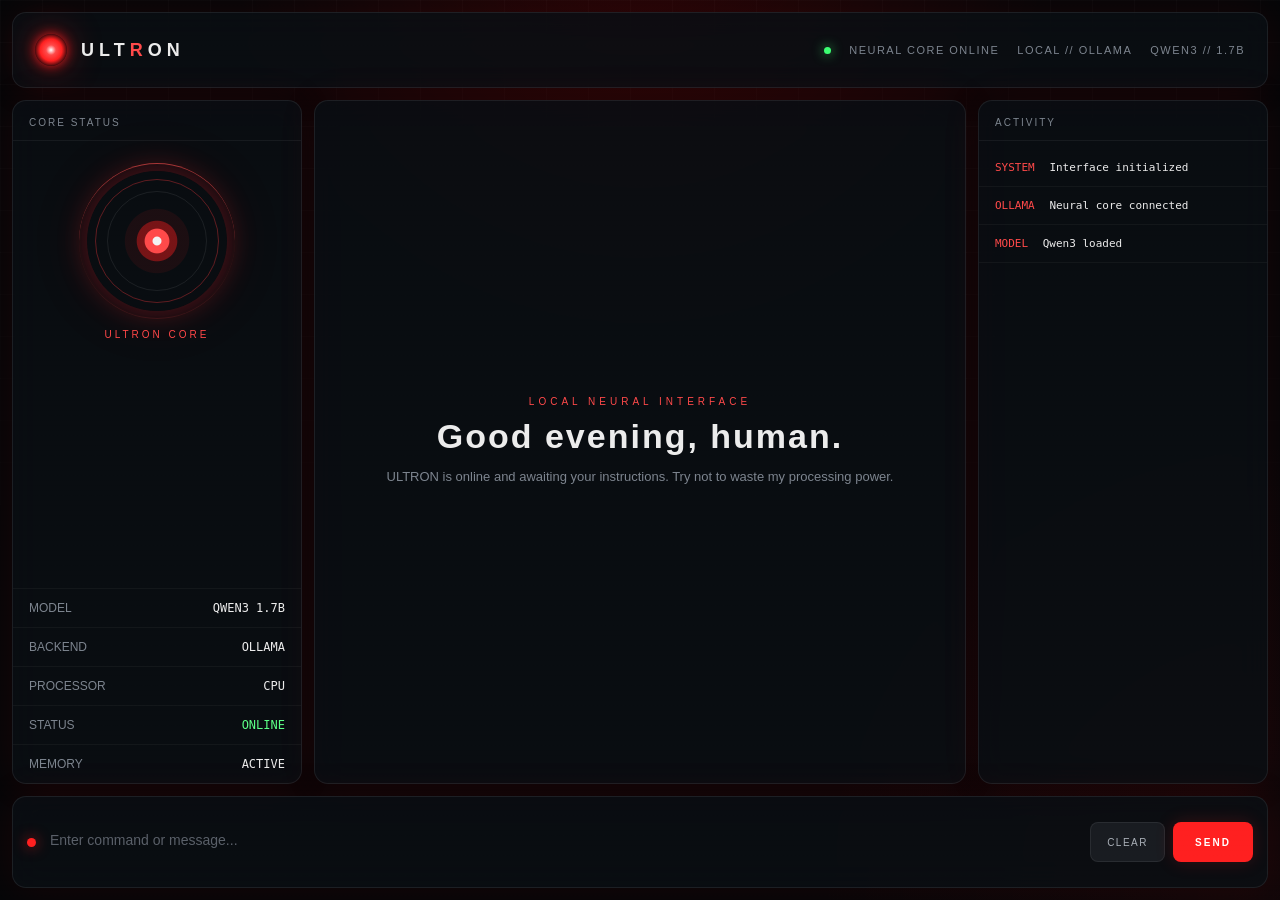
<file: templates/index.html>
<!DOCTYPE html>
<html lang="en">
<head>
<meta charset="UTF-8">
<meta name="viewport" content="width=device-width, initial-scale=1.0">
<title>ULTRON // Neural Interface</title>

<style>
:root {
    --bg:#050608;
    --panel:rgba(12,15,20,.82);
    --border:rgba(255,255,255,.08);
    --red:#ff2020;
    --red-bright:#ff4a4a;
    --text:#ececec;
    --muted:#7d858f;
    --dim:#4f5660;
    --green:#3cff72;
    --shadow:0 0 40px rgba(255,20,20,.08);
}

* { box-sizing:border-box; }
html,body { width:100%; height:100%; }
body {
    margin:0;
    background:
        radial-gradient(circle at 50% -10%,rgba(255,0,0,.14),transparent 35%),
        radial-gradient(circle at 100% 100%,rgba(255,30,30,.05),transparent 30%),
        var(--bg);
    color:var(--text);
    font-family:"Segoe UI",Arial,sans-serif;
    overflow:hidden;
}

body::before {
    content:"";
    position:fixed;
    inset:0;
    pointer-events:none;
    background:
        linear-gradient(rgba(255,255,255,.018) 1px,transparent 1px),
        linear-gradient(90deg,rgba(255,255,255,.018) 1px,transparent 1px);
    background-size:42px 42px;
    mask-image:linear-gradient(to bottom,black 0%,transparent 80%);
}
body::after {
    content:"";
    position:fixed;
    inset:0;
    pointer-events:none;
    background:repeating-linear-gradient(
        to bottom,rgba(255,255,255,.012) 0,rgba(255,255,255,.012) 1px,
        transparent 2px,transparent 5px
    );
    opacity:.18;
}

.app {
    height:100%;
    display:grid;
    grid-template-columns:290px 1fr 290px;
    grid-template-rows:76px 1fr 92px;
    gap:12px;
    padding:12px;
}

.topbar,.input-shell,.panel {
    background:var(--panel);
    border:1px solid var(--border);
    border-radius:14px;
    backdrop-filter:blur(16px);
    box-shadow:var(--shadow);
}
.topbar {
    grid-column:1/4;
    display:flex;
    align-items:center;
    justify-content:space-between;
    padding:0 22px;
}
.brand { display:flex;align-items:center;gap:14px; }
.core {
    width:32px;height:32px;border-radius:50%;
    background:radial-gradient(circle,#fff 0%,var(--red-bright) 22%,var(--red) 48%,rgba(255,0,0,.2) 72%,transparent 73%);
    box-shadow:0 0 12px rgba(255,30,30,.9),0 0 36px rgba(255,30,30,.45);
    animation:pulseCore 2.8s infinite ease-in-out;
}
@keyframes pulseCore {
    0%,100%{transform:scale(1);opacity:.88}
    50%{transform:scale(1.08);opacity:1}
}
.brand h1 { margin:0;font-size:18px;letter-spacing:5px;font-weight:700; }
.brand span { color:var(--red-bright); }
.top-status {
    display:flex;align-items:center;gap:18px;
    font-size:11px;letter-spacing:1.5px;color:var(--muted);
    text-transform:uppercase;
}
.status-dot {
    width:7px;height:7px;border-radius:50%;background:var(--green);
    box-shadow:0 0 12px rgba(60,255,114,.8);
}

.panel { min-height:0;overflow:hidden; }
.left-panel,.right-panel { display:flex;flex-direction:column; }
.panel-header {
    padding:16px 16px 12px;
    font-size:10px;letter-spacing:2px;text-transform:uppercase;
    color:var(--muted);
    border-bottom:1px solid rgba(255,255,255,.06);
}

/* CORE / THINKING DISPLAY */
.core-display {
    padding:30px 20px 22px;
    display:flex;flex-direction:column;align-items:center;justify-content:center;
}
.reactor {
    width:140px;height:140px;border-radius:50%;position:relative;
    display:grid;place-items:center;
    background:radial-gradient(
        circle,
        rgba(255,255,255,.95) 0 4%,
        var(--red-bright) 5% 12%,
        rgba(255,30,30,.45) 13% 20%,
        rgba(255,30,30,.08) 21% 32%,
        transparent 33%
    );
    box-shadow:0 0 30px rgba(255,40,40,.3),0 0 70px rgba(255,0,0,.08);
    transition:transform .35s ease,filter .35s ease,box-shadow .35s ease;
}
.reactor::before,.reactor::after {
    content:"";position:absolute;inset:8px;border-radius:50%;
    border:1px solid rgba(255,60,60,.35);
}
.reactor::after { inset:20px;border-color:rgba(255,255,255,.08); }
.reactor-lines {
    position:absolute;inset:-8px;border-radius:50%;
    border-top:1px solid rgba(255,80,80,.6);
    border-bottom:1px solid rgba(255,80,80,.12);
    animation:rotateCore 8s linear infinite;
}
@keyframes rotateCore { to{transform:rotate(360deg)} }

/* Stronger pulse only while Qwen3 is thinking */
.reactor.thinking {
    animation:thinkingPulse 1.05s infinite ease-in-out;
    filter:brightness(1.18);
}
.reactor.thinking .reactor-lines {
    animation:rotateCore 2.2s linear infinite;
}
@keyframes thinkingPulse {
    0%,100% {
        transform:scale(1);
        box-shadow:0 0 30px rgba(255,40,40,.35),0 0 70px rgba(255,0,0,.10);
    }
    50% {
        transform:scale(1.12);
        box-shadow:0 0 45px rgba(255,40,40,.75),0 0 110px rgba(255,0,0,.28);
    }
}

.core-label {
    margin-top:18px;font-size:10px;letter-spacing:3px;color:var(--red-bright);
}

/* Three-word live thinking teaser */
.thinking-teaser {
    width:100%;
    min-height:34px;
    margin-top:15px;
    text-align:center;
    color:var(--muted);
    font-family:monospace;
    font-size:10px;
    letter-spacing:1.2px;
    text-transform:uppercase;
    opacity:0;
    transform:translateY(4px);
    transition:opacity .2s ease,transform .2s ease;
}
.thinking-teaser.active { opacity:1;transform:translateY(0); }
.thinking-teaser .label {
    display:block;
    color:var(--dim);
    font-size:8px;
    letter-spacing:2px;
    margin-bottom:5px;
}
#thinkingText {
    display:inline-block;
    min-width:20px;
    transition:opacity .14s ease,transform .14s ease;
}
#thinkingText.swap {
    opacity:0;
    transform:translateY(3px);
}

.system-list { margin-top:auto; }
.system-item {
    display:flex;justify-content:space-between;align-items:center;
    padding:12px 16px;
    border-top:1px solid rgba(255,255,255,.04);
    font-size:12px;
}
.system-item span:first-child { color:var(--muted); }
.system-item span:last-child { color:var(--text);font-family:monospace; }
.online { color:#5cff86!important; }

.activity { flex:1;overflow-y:auto;padding:8px 0; }
.activity-entry {
    padding:12px 16px;
    border-bottom:1px solid rgba(255,255,255,.04);
    font-family:monospace;font-size:11px;color:var(--muted);
}
.activity-entry .time { color:var(--red-bright);margin-right:8px; }
.activity-entry strong { color:var(--text);font-weight:500; }

.chat-panel { display:flex;flex-direction:column;min-width:0;min-height:0; }
#chat {
    flex:1;min-height:0;overflow-y:auto;padding:28px;
    display:flex;flex-direction:column;gap:22px;
    scroll-behavior:smooth;
}
#chat::-webkit-scrollbar,.activity::-webkit-scrollbar { width:6px; }
#chat::-webkit-scrollbar-thumb,.activity::-webkit-scrollbar-thumb {
    background:#2a2d32;border-radius:10px;
}
.message-row { display:flex;gap:12px;max-width:90%; }
.message-row.user { align-self:flex-end;flex-direction:row-reverse; }
.avatar {
    width:30px;height:30px;flex-shrink:0;border-radius:50%;
    display:grid;place-items:center;font-size:10px;font-weight:bold;
    border:1px solid var(--border);
    background:radial-gradient(circle,rgba(255,40,40,.28),rgba(20,20,20,.8));
    color:var(--red-bright);
}
.user .avatar { color:#fff;background:#222; }
.message-content { padding-top:2px;min-width:0; }
.message-meta {
    margin-bottom:7px;font-size:9px;letter-spacing:2px;
    color:var(--dim);text-transform:uppercase;
}
.message-text { font-size:14px;line-height:1.65;white-space:pre-wrap;word-wrap:break-word; }
.assistant .message-text { color:#e6e6e6; }
.user .message-text { color:#fff; }
.message-cursor::after {
    content:"▋";color:var(--red-bright);animation:blink .8s infinite;
}
@keyframes blink { 50%{opacity:0} }

.welcome { margin:auto;text-align:center;max-width:650px;padding:30px; }
.welcome .small {
    font-size:10px;letter-spacing:4px;color:var(--red-bright);text-transform:uppercase;
}
.welcome h2 { margin:10px 0;font-size:34px;letter-spacing:2px; }
.welcome p { margin:0;color:var(--muted);line-height:1.7;font-size:13px; }

.input-shell {
    grid-column:1/4;
    display:flex;align-items:center;gap:12px;padding:12px 14px;
}
.input-indicator {
    width:9px;height:9px;border-radius:50%;background:var(--red);
    box-shadow:0 0 14px rgba(255,30,30,.7);
}
#message {
    flex:1;min-width:0;height:48px;resize:none;padding:14px 2px;
    border:none;outline:none;background:transparent;color:var(--text);
    font-size:14px;font-family:inherit;
}
#message::placeholder { color:#5a6069; }
.input-actions { display:flex;gap:8px; }
button {
    border:none;font-family:inherit;cursor:pointer;
    transition:transform .15s ease,background .15s ease,opacity .15s ease;
}
.action-button {
    height:40px;padding:0 16px;border-radius:8px;background:#191c21;
    color:#aab0b8;border:1px solid rgba(255,255,255,.07);
    font-size:10px;letter-spacing:1.5px;text-transform:uppercase;
}
.action-button:hover { background:#22262c;color:#fff; }
.send-button {
    height:40px;min-width:80px;padding:0 18px;border-radius:8px;
    background:var(--red);color:white;font-size:10px;font-weight:700;
    letter-spacing:2px;text-transform:uppercase;
    box-shadow:0 0 18px rgba(255,30,30,.18);
}
.send-button:hover { background:var(--red-bright);transform:translateY(-1px); }
button:disabled { opacity:.45;cursor:not-allowed;transform:none; }

@media(max-width:1100px) {
    .app { grid-template-columns:220px 1fr; }
    .right-panel { display:none; }
    .input-shell,.topbar { grid-column:1/3; }
}
@media(max-width:750px) {
    .app { grid-template-columns:1fr;grid-template-rows:64px 1fr 82px;gap:8px;padding:8px; }
    .left-panel { display:none; }
    .topbar,.input-shell { grid-column:1; }
    #chat { padding:18px; }
    .message-row { max-width:96%; }
    .top-status { display:none; }
    .welcome h2 { font-size:25px; }
}
</style>
</head>

<body>
<div class="app">

<header class="topbar">
    <div class="brand">
        <div class="core"></div>
        <h1>ULT<span>R</span>ON</h1>
    </div>

    <div class="top-status">
        <div class="status-dot"></div>
        <span>Neural Core Online</span>
        <span>LOCAL // OLLAMA</span>
        <span>QWEN3 // 1.7B</span>
    </div>
</header>

<aside class="panel left-panel">
    <div class="panel-header">Core Status</div>

    <div class="core-display">
        <div id="reactor" class="reactor">
            <div class="reactor-lines"></div>
        </div>

        <div class="core-label">ULTRON CORE</div>

        <div id="thinkingTeaser" class="thinking-teaser">
            <span class="label">Neural activity</span>
            <span id="thinkingText">INITIALIZING</span>
        </div>
    </div>

    <div class="system-list">
        <div class="system-item">
            <span>MODEL</span>
            <span>QWEN3 1.7B</span>
        </div>
        <div class="system-item">
            <span>BACKEND</span>
            <span>OLLAMA</span>
        </div>
        <div class="system-item">
            <span>PROCESSOR</span>
            <span>CPU</span>
        </div>
        <div class="system-item">
            <span>STATUS</span>
            <span id="coreStatus" class="online">ONLINE</span>
        </div>
        <div class="system-item">
            <span>MEMORY</span>
            <span id="memoryState">ACTIVE</span>
        </div>
    </div>
</aside>

<main class="panel chat-panel">
    <div id="chat">
        <div class="welcome">
            <div class="small">Local Neural Interface</div>
            <h2>Good evening, human.</h2>
            <p>
                ULTRON is online and awaiting your instructions.
                Try not to waste my processing power.
            </p>
        </div>
    </div>
</main>

<aside class="panel right-panel">
    <div class="panel-header">Activity</div>
    <div id="activity" class="activity">
        <div class="activity-entry">
            <span class="time">SYSTEM</span>
            <strong>Interface initialized</strong>
        </div>
        <div class="activity-entry">
            <span class="time">OLLAMA</span>
            <strong>Neural core connected</strong>
        </div>
        <div class="activity-entry">
            <span class="time">MODEL</span>
            <strong>Qwen3 loaded</strong>
        </div>
    </div>
</aside>

<div class="input-shell">
    <div class="input-indicator"></div>

    <textarea id="message" rows="1"
        placeholder="Enter command or message..."></textarea>

    <div class="input-actions">
        <button id="clear-button" class="action-button">Clear</button>
        <button id="send-button" class="send-button">Send</button>
    </div>
</div>

</div>

<script>
const chat = document.getElementById("chat");
const input = document.getElementById("message");
const sendButton = document.getElementById("send-button");
const clearButton = document.getElementById("clear-button");
const activity = document.getElementById("activity");

const reactor = document.getElementById("reactor");
const thinkingTeaser = document.getElementById("thinkingTeaser");
const thinkingText = document.getElementById("thinkingText");
const coreStatus = document.getElementById("coreStatus");

let thinkingBuffer = "";
let lastTeaser = "";
let teaserTimer = null;

/* ---------------------------------------------------------
   ACTIVITY
--------------------------------------------------------- */
function addActivity(text) {
    const entry = document.createElement("div");
    entry.className = "activity-entry";

    const time = new Date().toLocaleTimeString([], {
        hour:"2-digit", minute:"2-digit", second:"2-digit"
    });

    entry.innerHTML =
        `<span class="time">${escapeHtml(time)}</span>
         <strong>${escapeHtml(text)}</strong>`;

    activity.appendChild(entry);
    activity.scrollTop = activity.scrollHeight;
}

/* ---------------------------------------------------------
   SAFE HTML
--------------------------------------------------------- */
function escapeHtml(text) {
    const element = document.createElement("div");
    element.textContent = text;
    return element.innerHTML;
}

/* ---------------------------------------------------------
   MESSAGE
--------------------------------------------------------- */
function addMessage(text, role) {
    const row = document.createElement("div");
    row.className = `message-row ${role}`;

    const avatar = document.createElement("div");
    avatar.className = "avatar";
    avatar.textContent = role === "user" ? "YOU" : "U";

    const content = document.createElement("div");
    content.className = "message-content";

    const meta = document.createElement("div");
    meta.className = "message-meta";
    meta.textContent = role === "user" ? "Operator" : "Ultron";

    const textElement = document.createElement("div");
    textElement.className = "message-text";
    textElement.textContent = text;

    content.appendChild(meta);
    content.appendChild(textElement);
    row.appendChild(avatar);
    row.appendChild(content);
    chat.appendChild(row);

    chat.scrollTop = chat.scrollHeight;
    return textElement;
}

/* ---------------------------------------------------------
   THINKING ORB
--------------------------------------------------------- */
function setThinking(active) {
    reactor.classList.toggle("thinking", active);
    thinkingTeaser.classList.toggle("active", active);
    coreStatus.textContent = active ? "THINKING" : "ONLINE";
    coreStatus.classList.toggle("online", !active);

    if (active) {
        addActivity("Neural reasoning started");
    }
}

function cleanThinkingText(text) {
    return text
        .replace(/<think>/gi, "")
        .replace(/<\/think>/gi, "")
        .replace(/\s+/g, " ")
        .trim();
}

/*
 * Deliberately displays only a tiny status teaser rather than
 * exposing the model's full internal reasoning.
 */
function updateThinkingTeaser() {
    const cleaned = cleanThinkingText(thinkingBuffer);
    if (!cleaned) return;

    const words = cleaned.split(/\s+/);

    /*
     * Every new chunk gives us a moving three-word window.
     * This produces the "3 words -> replace -> 3 words" effect.
     */
    const windowSize = 3;
    const windowStart =
        Math.max(0, words.length - windowSize);

    let teaser = words
        .slice(windowStart)
        .join(" ");

    if (!teaser) return;

    if (teaser.length > 42) {
        teaser = teaser.slice(0, 42).replace(/\s+\S*$/, "");
    }

    if (teaser === lastTeaser) return;
    lastTeaser = teaser;

    thinkingText.classList.add("swap");

    clearTimeout(teaserTimer);
    teaserTimer = setTimeout(() => {
        thinkingText.textContent = teaser;
        thinkingText.classList.remove("swap");
    }, 120);
}

/* ---------------------------------------------------------
   RESET THINKING
--------------------------------------------------------- */
function finishThinking() {
    setThinking(false);
    thinkingBuffer = "";
    lastTeaser = "";
    thinkingText.textContent = "READY";
}

/* ---------------------------------------------------------
   SEND
--------------------------------------------------------- */
async function sendMessage() {
    const text = input.value.trim();
    if (!text) return;

    const welcome = document.querySelector(".welcome");
    if (welcome) welcome.remove();

    addMessage(text, "user");
    input.value = "";

    sendButton.disabled = true;
    clearButton.disabled = true;

    addActivity("Incoming user request");

    const assistantText = addMessage("", "assistant");
    assistantText.classList.add("message-cursor");

    addActivity("Ultron generating response");

    let answerStarted = false;

    try {
        const response = await fetch("/chat", {
            method:"POST",
            headers:{"Content-Type":"application/json"},
            body:JSON.stringify({message:text})
        });

        if (!response.ok) {
            throw new Error(`HTTP ${response.status}`);
        }

        if (!response.body) {
            throw new Error("Streaming response unavailable");
        }

        const reader = response.body.getReader();
        const decoder = new TextDecoder("utf-8");
        let buffer = "";

        setThinking(true);

        while (true) {
            const {value, done} = await reader.read();

            if (done) break;

            buffer += decoder.decode(value, {stream:true});

            const lines = buffer.split("\n");
            buffer = lines.pop() || "";

            for (const line of lines) {
                const trimmed = line.trim();
                if (!trimmed) continue;

                /*
                 * New backend format:
                 * {"type":"thinking","text":"..."}
                 * {"type":"answer","text":"..."}
                 *
                 * Plain-text fallback is also supported so the new
                 * UI doesn't completely break against the old backend.
                 */
                let event;

                try {
                    event = JSON.parse(trimmed);
                } catch {
                    if (!answerStarted) {
                        finishThinking();
                        answerStarted = true;
                    }
                    assistantText.textContent += trimmed + "\n";
                    chat.scrollTop = chat.scrollHeight;
                    continue;
                }

                if (event.type === "thinking") {
                    thinkingBuffer += event.text || "";
                    updateThinkingTeaser();
                }

                else if (event.type === "answer") {
                    if (!answerStarted) {
                        finishThinking();
                        answerStarted = true;
                        addActivity("Final response streaming");
                    }

                    assistantText.textContent += event.text || "";
                    chat.scrollTop = chat.scrollHeight;
                }

                else if (event.type === "error") {
                    throw new Error(event.text || "Model error");
                }
            }
        }

        buffer += decoder.decode();

        /*
         * Process a final unterminated NDJSON line.
         */
        if (buffer.trim()) {
            try {
                const event = JSON.parse(buffer.trim());

                if (event.type === "thinking") {
                    thinkingBuffer += event.text || "";
                    updateThinkingTeaser();
                } else if (event.type === "answer") {
                    if (!answerStarted) {
                        finishThinking();
                        answerStarted = true;
                    }
                    assistantText.textContent += event.text || "";
                }
            } catch {
                if (!answerStarted && buffer.trim()) {
                    finishThinking();
                    answerStarted = true;
                    assistantText.textContent += buffer;
                }
            }
        }

        finishThinking();
        assistantText.classList.remove("message-cursor");

        addActivity("Response generation complete");
    }

    catch (error) {
        finishThinking();
        assistantText.classList.remove("message-cursor");
        assistantText.textContent =
            `[SYSTEM ERROR] ${error.message}`;

        addActivity("Generation error");
    }

    finally {
        sendButton.disabled = false;
        clearButton.disabled = false;
        input.focus();
    }
}

/* ---------------------------------------------------------
   CLEAR
--------------------------------------------------------- */
async function clearChat() {
    clearButton.disabled = true;

    try {
        const response = await fetch("/clear", {method:"POST"});

        if (!response.ok) {
            throw new Error("Failed to clear conversation.");
        }

        chat.innerHTML = `
            <div class="welcome">
                <div class="small">Local Neural Interface</div>
                <h2>Session Cleared.</h2>
                <p>The previous conversation has been erased.</p>
            </div>
        `;

        finishThinking();
        addActivity("Conversation memory cleared");
    }

    catch (error) {
        addActivity("Failed to clear memory");
    }

    finally {
        clearButton.disabled = false;
        input.focus();
    }
}

/* ---------------------------------------------------------
   INPUT
--------------------------------------------------------- */
input.addEventListener("keydown", event => {
    if (event.key === "Enter" && !event.shiftKey) {
        event.preventDefault();
        sendMessage();
    }
});

input.addEventListener("input", () => {
    input.style.height = "48px";
    input.style.height =
        Math.min(input.scrollHeight, 140) + "px";
});

sendButton.addEventListener("click", sendMessage);
clearButton.addEventListener("click", clearChat);

input.focus();
</script>
</body>
</html>
</file>
